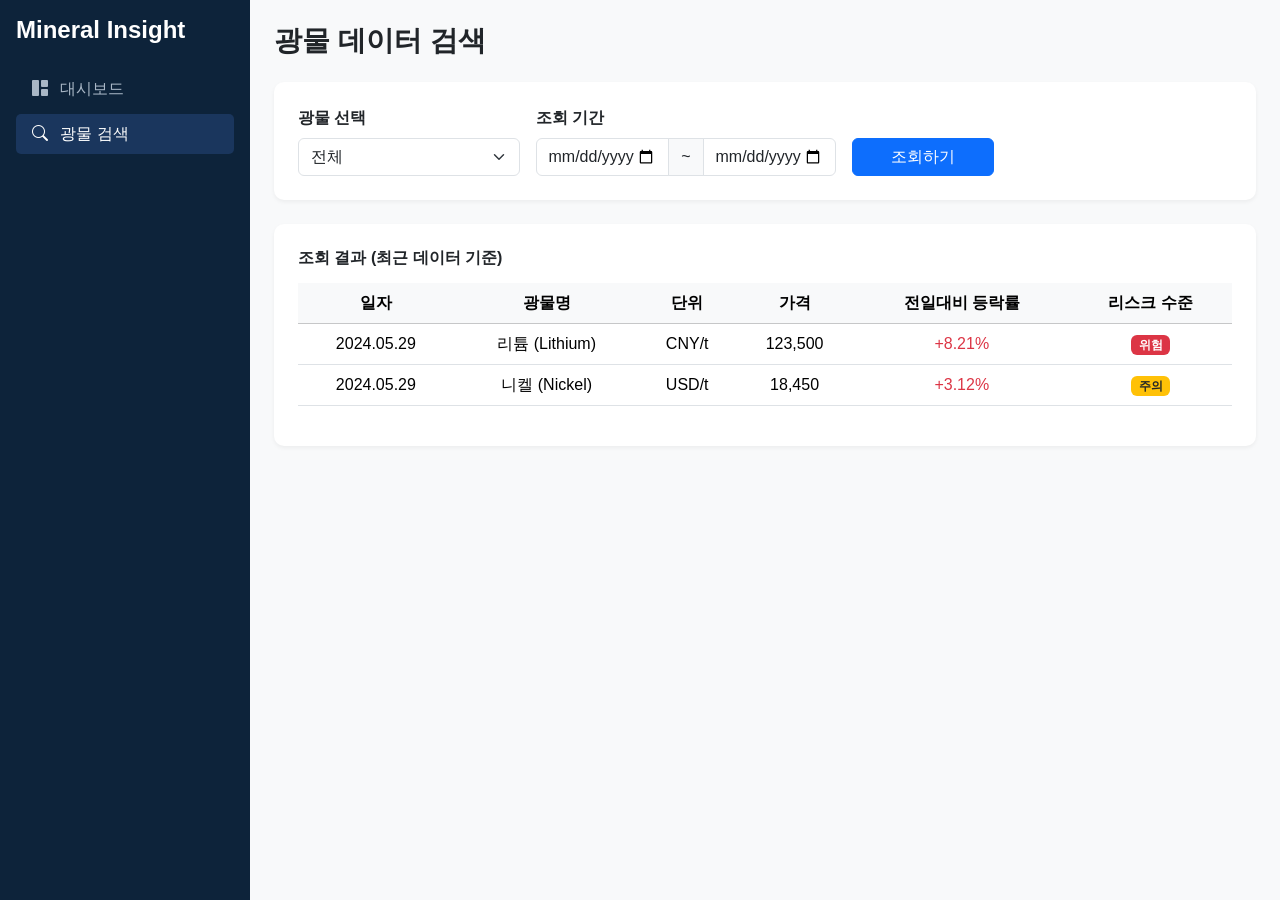
<file: templates/search.html>
<!doctype html>
<html lang="ko">
  <head>
    <meta charset="UTF-8" />
    <meta name="viewport" content="width=device-width, initial-scale=1.0" />
    <title>Mineral Insight - 광물 검색</title>
    <link
      href="https://cdn.jsdelivr.net/npm/bootstrap@5.3.0/dist/css/bootstrap.min.css"
      rel="stylesheet"
    />
    <link
      rel="stylesheet"
      href="https://cdn.jsdelivr.net/npm/bootstrap-icons@1.10.5/font/bootstrap-icons.css"
    />
    <style>
      body {
        background-color: #f8f9fa;
        font-family: "Pretendard", sans-serif;
      }
      .sidebar {
        min-height: 100vh;
        background-color: #0d233a;
        color: #fff;
      }
      .sidebar .nav-link {
        color: #a9b7c6;
        margin-bottom: 5px;
      }
      .sidebar .nav-link:hover,
      .sidebar .nav-link.active {
        color: #fff;
        background-color: #1a365d;
        border-radius: 5px;
      }
      .card {
        border: none;
        border-radius: 10px;
        box-shadow: 0 2px 4px rgba(0, 0, 0, 0.05);
      }
    </style>
  </head>
  <body>
    <div class="d-flex">
      <nav class="sidebar p-3" style="width: 250px">
        <h4 class="fw-bold mb-4 text-white">Mineral Insight</h4>
        <ul class="nav flex-column">
          <li class="nav-item">
            <a class="nav-link" href="index.html"
              ><i class="bi bi-grid-1x2-fill me-2"></i> 대시보드</a
            >
          </li>
          <li class="nav-item">
            <a class="nav-link active" href="search.html"
              ><i class="bi bi-search me-2"></i> 광물 검색</a
            >
          </li>
        </ul>
      </nav>

      <main class="flex-grow-1 p-4">
        <h3 class="fw-bold mb-4">광물 데이터 검색</h3>

        <div class="card p-4 mb-4">
          <form action="/search" method="GET" class="row g-3 align-items-end">
            <div class="col-md-3">
              <label for="mineralSelect" class="form-label fw-bold"
                >광물 선택</label
              >
              <select id="mineralSelect" class="form-select" name="mineral">
                <option selected>전체</option>
                <option value="lithium">리튬 (Lithium)</option>
                <option value="nickel">니켈 (Nickel)</option>
                <option value="aluminum">알루미늄 (Aluminum)</option>
              </select>
            </div>
            <div class="col-md-4">
              <label for="dateRange" class="form-label fw-bold"
                >조회 기간</label
              >
              <div class="input-group">
                <input type="date" class="form-control" name="start_date" />
                <span class="input-group-text">~</span>
                <input type="date" class="form-control" name="end_date" />
              </div>
            </div>
            <div class="col-md-2">
              <button
                type="submit"
                class="btn btn-primary w-100"
                style="background-color: #0d6efd"
              >
                조회하기
              </button>
            </div>
          </form>
        </div>

        <div class="card p-4">
          <h6 class="fw-bold mb-3">조회 결과 (최근 데이터 기준)</h6>
          <div class="table-responsive">
            <table class="table table-hover align-middle text-center">
              <thead class="table-light">
                <tr>
                  <th>일자</th>
                  <th>광물명</th>
                  <th>단위</th>
                  <th>가격</th>
                  <th>전일대비 등락률</th>
                  <th>리스크 수준</th>
                </tr>
              </thead>
              <tbody>
                <tr>
                  <td>2024.05.29</td>
                  <td>리튬 (Lithium)</td>
                  <td>CNY/t</td>
                  <td>123,500</td>
                  <td class="text-danger">+8.21%</td>
                  <td><span class="badge bg-danger">위험</span></td>
                </tr>
                <tr>
                  <td>2024.05.29</td>
                  <td>니켈 (Nickel)</td>
                  <td>USD/t</td>
                  <td>18,450</td>
                  <td class="text-danger">+3.12%</td>
                  <td><span class="badge bg-warning text-dark">주의</span></td>
                </tr>
              </tbody>
            </table>
          </div>
        </div>
      </main>
    </div>
  </body>
</html>
</file>
